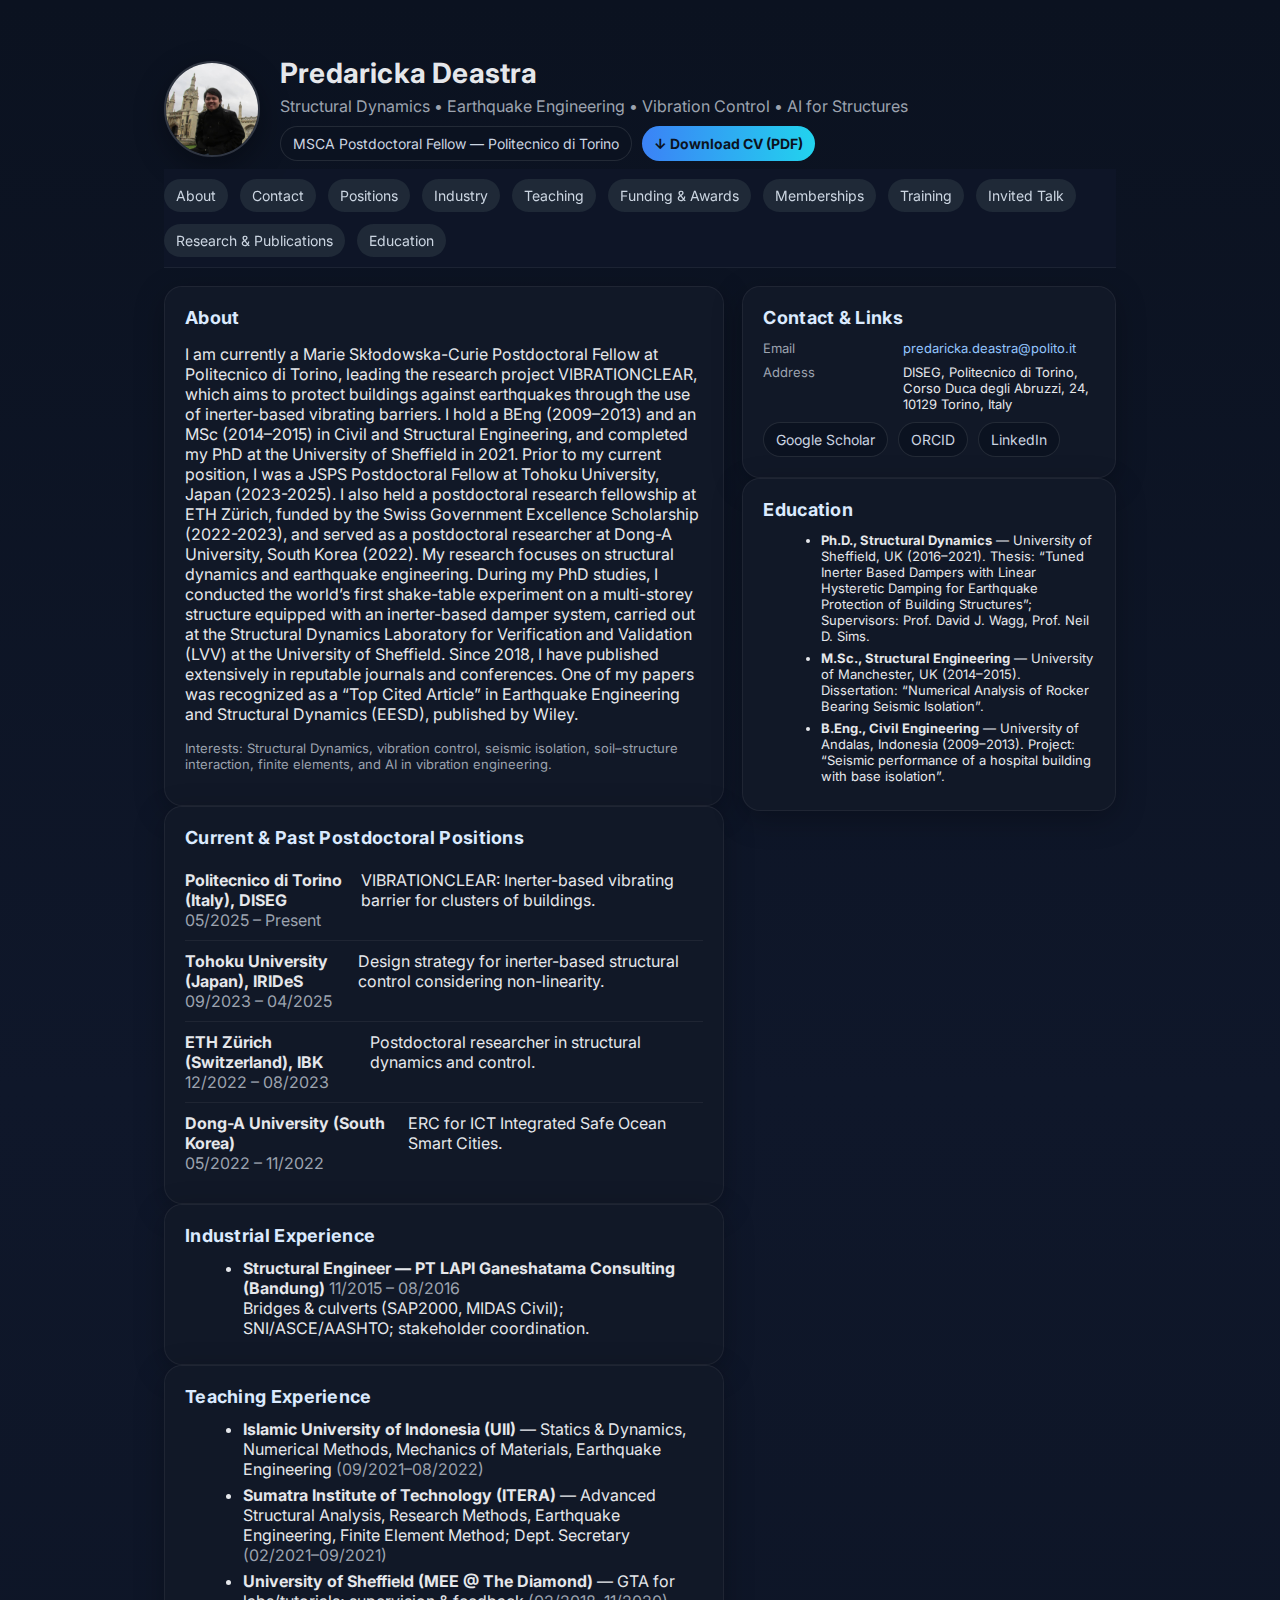
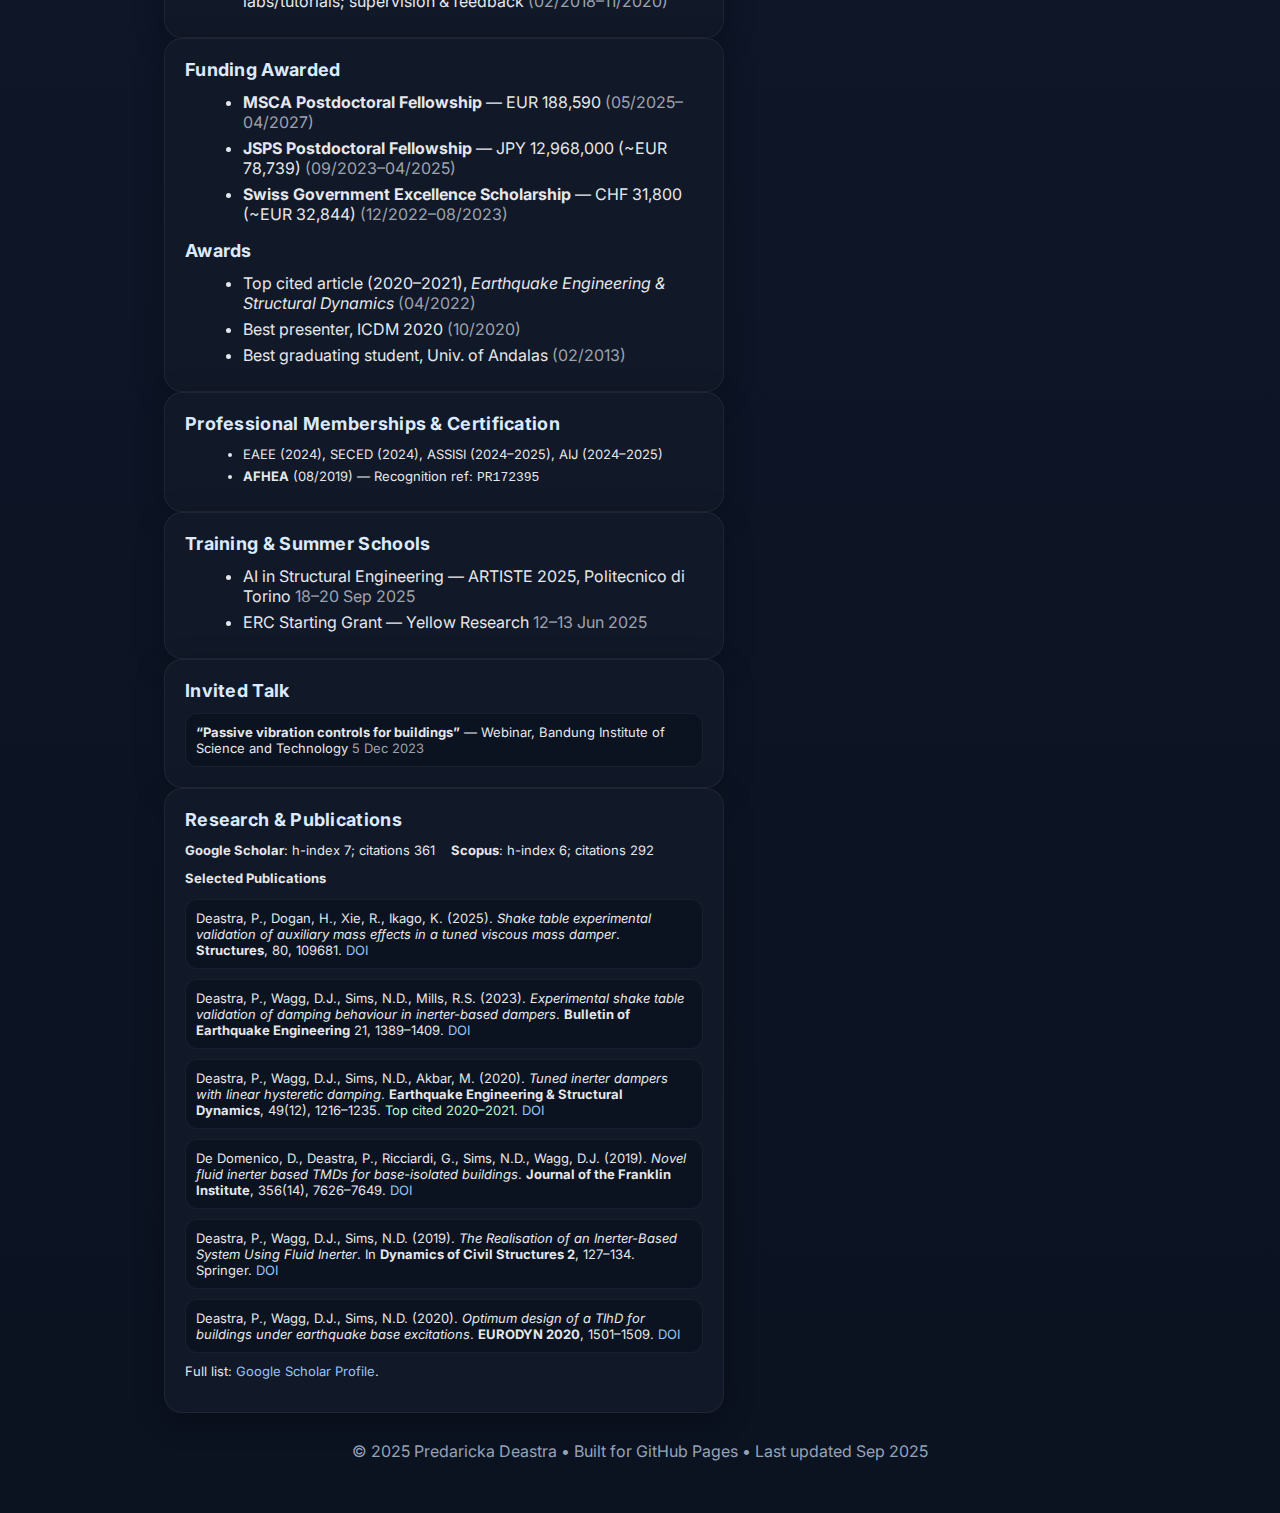
<file: index.html>
<!DOCTYPE html>
<html lang="en">
<head>
  <meta charset="utf-8" />
  <meta name="viewport" content="width=device-width, initial-scale=1" />
  <title>Predaricka Deastra — About</title>
  <meta name="description" content="Predaricka Deastra — Structural Dynamics & Earthquake Engineering" />
  <link rel="preconnect" href="https://fonts.googleapis.com" />
  <link rel="preconnect" href="https://fonts.gstatic.com" crossorigin />
  <link href="https://fonts.googleapis.com/css2?family=Inter:wght@300;400;600;800&display=swap" rel="stylesheet" />
  <style>
    :root{
      --bg:#0f172a; --card:#111827; --muted:#9ca3af; --text:#e5e7eb; --brand:#60a5fa; --chip:#1f2937; --link:#93c5fd;
    }
    *{box-sizing:border-box}
    html,body{margin:0;background:linear-gradient(180deg,#0b1220, #0f172a 35%, #0b1220); color:var(--text); font-family:Inter,system-ui,-apple-system,Segoe UI,Roboto,Helvetica,Arial,sans-serif}
    a{color:var(--link); text-decoration:none} a:hover{text-decoration:underline}
    .wrap{max-width:1000px;margin:0 auto;padding:24px}
    header{display:flex;gap:20px;align-items:center; padding:32px 0 8px}
    .avatar{
      width:96px;height:96px;border-radius:999px;overflow:hidden;
      border:2px solid rgba(255,255,255,.15); box-shadow:0 10px 30px rgba(0,0,0,.35); flex:0 0 auto;
    }
    .avatar img{width:100%;height:100%;object-fit:cover}
    .title h1{margin:0;font-size:28px;letter-spacing:.2px}
    .title p{margin:6px 0 10px;color:var(--muted)}
    .chips{display:flex;flex-wrap:wrap;gap:10px}
    .badge,.btn{
      display:inline-flex;align-items:center;gap:8px;padding:8px 12px;border-radius:999px;
      border:1px solid rgba(255,255,255,.1); background:#0b1220; color:#cbd5e1; font-size:14px; text-decoration:none;
    }
    .btn-brand{background:linear-gradient(90deg,#3b82f6,#22d3ee); color:#0b1220; border:none; font-weight:700}
    nav{position:sticky;top:0;background:rgba(15,23,42,.7);backdrop-filter:blur(10px);z-index:10;border-bottom:1px solid rgba(255,255,255,.06)}
    .nav{display:flex;flex-wrap:wrap;gap:12px;padding:10px 0}
    .nav a{padding:8px 12px;background:var(--chip);border-radius:999px;color:#cbd5e1;font-size:14px}
    .grid{display:grid;grid-template-columns:1fr;gap:18px;margin-top:18px}
    @media(min-width:900px){.grid{grid-template-columns: 1.2fr .8fr}}
    section{background:var(--card);border:1px solid rgba(255,255,255,.06);border-radius:18px;padding:20px;box-shadow:0 8px 30px rgba(0,0,0,.25)}
    h2{margin:0 0 12px;font-size:18px;color:#dbeafe;letter-spacing:.3px}
    .kvs{display:grid;grid-template-columns: 130px 1fr;gap:10px;row-gap:8px}
    .muted{color:var(--muted)}
    ul{margin:8px 0 0 18px}
    li{margin:6px 0}
    .rows>div{padding:10px 0;border-top:1px solid rgba(255,255,255,.06)}
    .rows>div:first-child{border-top:none}
    .split{display:flex;justify-content:space-between;gap:12px}
    .mono{font-family: ui-monospace, SFMono-Regular, Menlo, Monaco, Consolas, "Liberation Mono", monospace; font-size:13px}
    footer{color:#94a3b8;text-align:center;padding:28px 0}
    .cardlist{display:grid;gap:10px}
    .pub{padding:10px;border:1px solid rgba(255,255,255,.06);border-radius:12px;background:#0b1220}
    .small{font-size:13px}
    .pill{display:inline-block;padding:4px 8px;border:1px solid rgba(255,255,255,.08);border-radius:999px;color:#cbd5e1;margin:4px 6px 0 0;font-size:12px;background:#0b1220}
  </style>
</head>
<body>
  <div class="wrap">
    <header>
      <!-- Your photo -->
      <div class="avatar" aria-hidden="true">
        <img src="Predaricka.jpg" alt="Photo of Predaricka Deastra" />
      </div>

      <div class="title">
        <h1>Predaricka Deastra</h1>
        <p>Structural Dynamics • Earthquake Engineering • Vibration Control • AI for Structures</p>

        <div class="chips">
          <span class="badge">MSCA Postdoctoral Fellow — Politecnico di Torino</span>
          <!-- Downloadable CV button (PDF in repo root) -->
          <a class="btn btn-brand" href="PDeastra_CV_Sep2025.pdf" download>↓ Download CV (PDF)</a>
        </div>
      </div>
    </header>

    <nav>
      <div class="wrap nav">
        <a href="#about">About</a>
        <a href="#contact">Contact</a>
        <a href="#positions">Positions</a>
        <a href="#industry">Industry</a>
        <a href="#teaching">Teaching</a>
        <a href="#funding">Funding & Awards</a>
        <a href="#memberships">Memberships</a>
        <a href="#training">Training</a>
        <a href="#talks">Invited Talk</a>
        <a href="#research">Research & Publications</a>
        <a href="#education">Education</a>
      </div>
    </nav>

    <main class="grid">
      <!-- LEFT COLUMN -->
      <div>
        <section id="about">
          <h2>About</h2>
          <p>
            I am currently a Marie Skłodowska-Curie Postdoctoral Fellow at Politecnico di Torino, 
            leading the research project VIBRATIONCLEAR, which aims to protect buildings against earthquakes through the use of inerter-based vibrating barriers. 
            I hold a BEng (2009–2013) and an MSc (2014–2015) in Civil and Structural Engineering, and completed my PhD at the University of Sheffield in 2021. 
            Prior to my current position, I was a JSPS Postdoctoral Fellow at Tohoku University, Japan (2023-2025). 
            I also held a postdoctoral research fellowship at ETH Zürich, funded by the Swiss Government Excellence Scholarship (2022-2023), and served as a postdoctoral researcher at Dong-A University, South Korea (2022). 
            My research focuses on structural dynamics and earthquake engineering. 
            During my PhD studies, I conducted the world’s first shake-table experiment on a multi-storey structure equipped with an inerter-based damper system, carried out at the Structural Dynamics Laboratory for Verification and Validation (LVV) at the University of Sheffield. 
            Since 2018, I have published extensively in reputable journals and conferences. 
            One of my papers was recognized as a “Top Cited Article” in Earthquake Engineering and Structural Dynamics (EESD), published by Wiley.
          </p>
          <p class="small muted">
            Interests: Structural Dynamics, vibration control, seismic isolation, soil–structure interaction,
            finite elements, and AI in vibration engineering.
          </p>
        </section>

        <section id="positions">
          <h2>Current & Past Postdoctoral Positions</h2>
          <div class="rows">
            <div class="split">
              <div><strong>Politecnico di Torino (Italy), DISEG</strong><br><span class="muted">05/2025 – Present</span></div>
              <div>VIBRATIONCLEAR: Inerter-based vibrating barrier for clusters of buildings.</div>
            </div>
            <div class="split">
              <div><strong>Tohoku University (Japan), IRIDeS</strong><br><span class="muted">09/2023 – 04/2025</span></div>
              <div>Design strategy for inerter-based structural control considering non-linearity.</div>
            </div>
            <div class="split">
              <div><strong>ETH Zürich (Switzerland), IBK</strong><br><span class="muted">12/2022 – 08/2023</span></div>
              <div>Postdoctoral researcher in structural dynamics and control.</div>
            </div>
            <div class="split">
              <div><strong>Dong-A University (South Korea)</strong><br><span class="muted">05/2022 – 11/2022</span></div>
              <div>ERC for ICT Integrated Safe Ocean Smart Cities.</div>
            </div>
          </div>
        </section>

        <section id="industry">
          <h2>Industrial Experience</h2>
          <ul>
            <li>
              <strong>Structural Engineer — PT LAPI Ganeshatama Consulting (Bandung)</strong>
              <span class="muted">11/2015 – 08/2016</span><br>
              Bridges & culverts (SAP2000, MIDAS Civil); SNI/ASCE/AASHTO; stakeholder coordination.
            </li>
          </ul>
        </section>

        <section id="teaching">
          <h2>Teaching Experience</h2>
          <ul>
            <li><strong>Islamic University of Indonesia (UII)</strong> — Statics & Dynamics, Numerical Methods, Mechanics of Materials, Earthquake Engineering <span class="muted">(09/2021–08/2022)</span></li>
            <li><strong>Sumatra Institute of Technology (ITERA)</strong> — Advanced Structural Analysis, Research Methods, Earthquake Engineering, Finite Element Method; Dept. Secretary <span class="muted">(02/2021–09/2021)</span></li>
            <li><strong>University of Sheffield (MEE @ The Diamond)</strong> — GTA for labs/tutorials; supervision & feedback <span class="muted">(02/2018–11/2020)</span></li>
          </ul>
        </section>

        <section id="funding">
          <h2>Funding Awarded</h2>
          <ul>
            <li><strong>MSCA Postdoctoral Fellowship</strong> — EUR 188,590 <span class="muted">(05/2025–04/2027)</span></li>
            <li><strong>JSPS Postdoctoral Fellowship</strong> — JPY 12,968,000 (~EUR 78,739) <span class="muted">(09/2023–04/2025)</span></li>
            <li><strong>Swiss Government Excellence Scholarship</strong> — CHF 31,800 (~EUR 32,844) <span class="muted">(12/2022–08/2023)</span></li>
          </ul>

          <h2 style="margin-top:16px">Awards</h2>
          <ul>
            <li>Top cited article (2020–2021), <em>Earthquake Engineering & Structural Dynamics</em> <span class="muted">(04/2022)</span></li>
            <li>Best presenter, ICDM 2020 <span class="muted">(10/2020)</span></li>
            <li>Best graduating student, Univ. of Andalas <span class="muted">(02/2013)</span></li>
          </ul>
        </section>

        <section id="memberships">
          <h2>Professional Memberships & Certification</h2>
          <ul class="small">
            <li>EAEE (2024), SECED (2024), ASSISI (2024–2025), AIJ (2024–2025)</li>
            <li><strong>AFHEA</strong> (08/2019) — Recognition ref: <span class="mono">PR172395</span></li>
          </ul>
        </section>

        <section id="training">
          <h2>Training & Summer Schools</h2>
          <ul>
            <li>AI in Structural Engineering — ARTISTE 2025, Politecnico di Torino <span class="muted">18–20 Sep 2025</span></li>
            <li>ERC Starting Grant — Yellow Research <span class="muted">12–13 Jun 2025</span></li>
          </ul>
        </section>

        <section id="talks">
          <h2>Invited Talk</h2>
          <div class="cardlist">
            <div class="pub small">
              <strong>“Passive vibration controls for buildings”</strong> — Webinar, Bandung Institute of Science and Technology <span class="muted">5 Dec 2023</span>
            </div>
          </div>
        </section>

        <section id="research">
          <h2>Research & Publications</h2>
          <div class="small" style="display:flex;gap:16px;flex-wrap:wrap">
            <div><strong>Google Scholar</strong>: h-index 7; citations 361</div>
            <div><strong>Scopus</strong>: h-index 6; citations 292</div>
          </div>

          <h3 class="small" style="margin-top:12px">Selected Publications</h3>
          <div class="cardlist small">
            <div class="pub">
              Deastra, P., Dogan, H., Xie, R., Ikago, K. (2025). <em>Shake table experimental validation of auxiliary mass effects in a tuned viscous mass damper</em>. <strong>Structures</strong>, 80, 109681. <a href="https://doi.org/10.1016/j.istruc.2025.109681" target="_blank" rel="noopener">DOI</a>
            </div>
            <div class="pub">
              Deastra, P., Wagg, D.J., Sims, N.D., Mills, R.S. (2023). <em>Experimental shake table validation of damping behaviour in inerter-based dampers</em>. <strong>Bulletin of Earthquake Engineering</strong> 21, 1389–1409. <a href="https://doi.org/10.1007/s10518-022-01376-1" target="_blank" rel="noopener">DOI</a>
            </div>
            <div class="pub">
              Deastra, P., Wagg, D.J., Sims, N.D., Akbar, M. (2020). <em>Tuned inerter dampers with linear hysteretic damping</em>. <strong>Earthquake Engineering & Structural Dynamics</strong>, 49(12), 1216–1235. <span style="color:#bbf7d0">Top cited 2020–2021</span>. <a href="https://doi.org/10.1002/eqe.3287" target="_blank" rel="noopener">DOI</a>
            </div>
            <div class="pub">
              De Domenico, D., Deastra, P., Ricciardi, G., Sims, N.D., Wagg, D.J. (2019). <em>Novel fluid inerter based TMDs for base-isolated buildings</em>. <strong>Journal of the Franklin Institute</strong>, 356(14), 7626–7649. <a href="https://doi.org/10.1016/j.jfranklin.2018.11.012" target="_blank" rel="noopener">DOI</a>
            </div>
            <div class="pub">
              Deastra, P., Wagg, D.J., Sims, N.D. (2019). <em>The Realisation of an Inerter-Based System Using Fluid Inerter</em>. In <strong>Dynamics of Civil Structures 2</strong>, 127–134. Springer. <a href="https://doi.org/10.1007/978-3-319-74421-6_16" target="_blank" rel="noopener">DOI</a>
            </div>
            <div class="pub">
              Deastra, P., Wagg, D.J., Sims, N.D. (2020). <em>Optimum design of a TIhD for buildings under earthquake base excitations</em>. <strong>EURODYN 2020</strong>, 1501–1509. <a href="https://doi.org/10.47964/1120.9121.18630" target="_blank" rel="noopener">DOI</a>
            </div>
          </div>

          <p class="small" style="margin-top:10px">
            Full list: <a href="https://scholar.google.com/citations?user=ms_rPKkAAAAJ&hl=en" target="_blank" rel="noopener">Google Scholar Profile</a>.
          </p>
        </section>
      </div>

      <!-- RIGHT COLUMN -->
      <aside>
        <section id="contact">
          <h2>Contact & Links</h2>
          <div class="kvs small">
            <div class="muted">Email</div><div><a href="mailto:predaricka.deastra@polito.it">predaricka.deastra@polito.it</a></div>
            <div class="muted">Address</div><div>DISEG, Politecnico di Torino, Corso Duca degli Abruzzi, 24, 10129 Torino, Italy</div>
          </div>
          <div class="chips" style="margin-top:10px">
            <a class="badge" href="https://scholar.google.com/citations?user=ms_rPKkAAAAJ&hl=en" target="_blank" rel="noopener">Google Scholar</a>
            <a class="badge" href="https://orcid.org/0000-0002-1709-4686" target="_blank" rel="noopener">ORCID</a>
            <a class="badge" href="https://www.linkedin.com/in/predarickadeastra/" target="_blank" rel="noopener">LinkedIn</a>
          </div>
        </section>

        <section id="education">
          <h2>Education</h2>
          <ul class="small">
            <li><strong>Ph.D., Structural Dynamics</strong> — University of Sheffield, UK (2016–2021). Thesis: “Tuned Inerter Based Dampers with Linear Hysteretic Damping  for Earthquake Protection of  
  Building Structures”; Supervisors: Prof. David J. Wagg, Prof. Neil D. Sims.</li>
            <li><strong>M.Sc., Structural Engineering</strong> — University of Manchester, UK (2014–2015). Dissertation: “Numerical Analysis of Rocker Bearing Seismic Isolation”.</li>
            <li><strong>B.Eng., Civil Engineering</strong> — University of Andalas, Indonesia (2009–2013). Project: “Seismic performance of a hospital building with base isolation”.</li>
          </ul>
        </section>
      </aside>
    </main>

    <footer>
      © 2025 Predaricka Deastra • Built for GitHub Pages • Last updated Sep 2025
    </footer>
  </div>
</body>
</html>
</file>
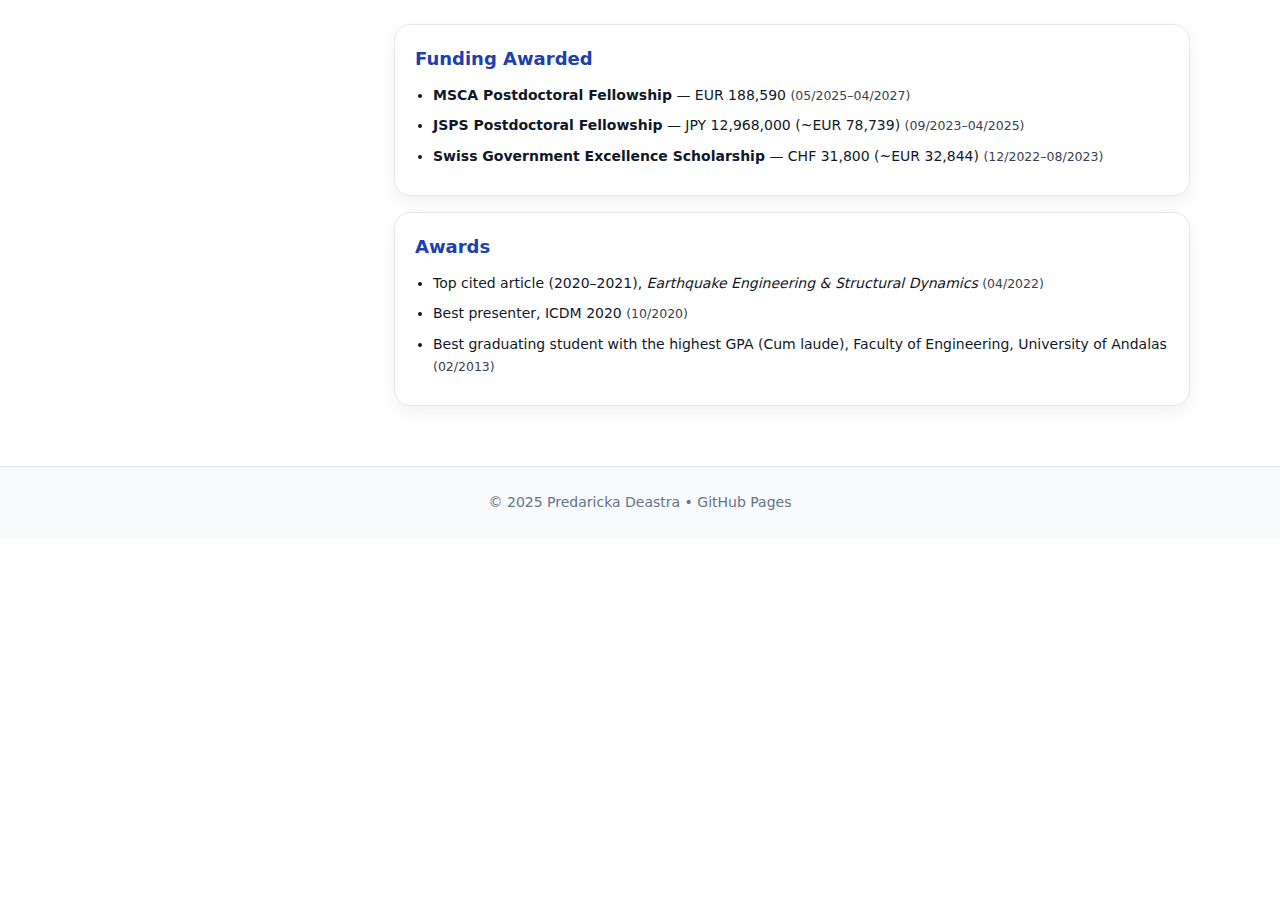
<file: awards.html>
<!DOCTYPE html>
<html lang="en">
<head>
<meta charset="utf-8" />
<meta name="viewport" content="width=device-width, initial-scale=1" />
<title>Predaricka Deastra — Awards & Funding</title>
<link rel="stylesheet" href="styles.css" />
<script defer src="scripts.js"></script>
</head>
<body>
  <div class="page">
    <div id="sidebar-root" class="sidebar"></div>

    <main class="main">
      <section class="section">
        <div class="card">
          <h2>Funding Awarded</h2>
          <ul>
            <li><strong>MSCA Postdoctoral Fellowship</strong> — EUR 188,590 <span class="small">(05/2025–04/2027)</span></li>
            <li><strong>JSPS Postdoctoral Fellowship</strong> — JPY 12,968,000 (~EUR 78,739) <span class="small">(09/2023–04/2025)</span></li>
            <li><strong>Swiss Government Excellence Scholarship</strong> — CHF 31,800 (~EUR 32,844) <span class="small">(12/2022–08/2023)</span></li>
          </ul>
        </div>
      </section>

      <section class="section">
        <div class="card">
          <h2>Awards</h2>
          <ul>
            <li>Top cited article (2020–2021), <em>Earthquake Engineering & Structural Dynamics</em> <span class="small">(04/2022)</span></li>
            <li>Best presenter, ICDM 2020 <span class="small">(10/2020)</span></li>
            <li>Best graduating student with the highest GPA (Cum laude), Faculty of Engineering, University of Andalas <span class="small">(02/2013)</span></li>
          </ul>
        </div>
      </section>
    </main>
  </div>

  <footer class="site">
    © 2025 Predaricka Deastra • GitHub Pages
  </footer>
</body>
</html>
</file>
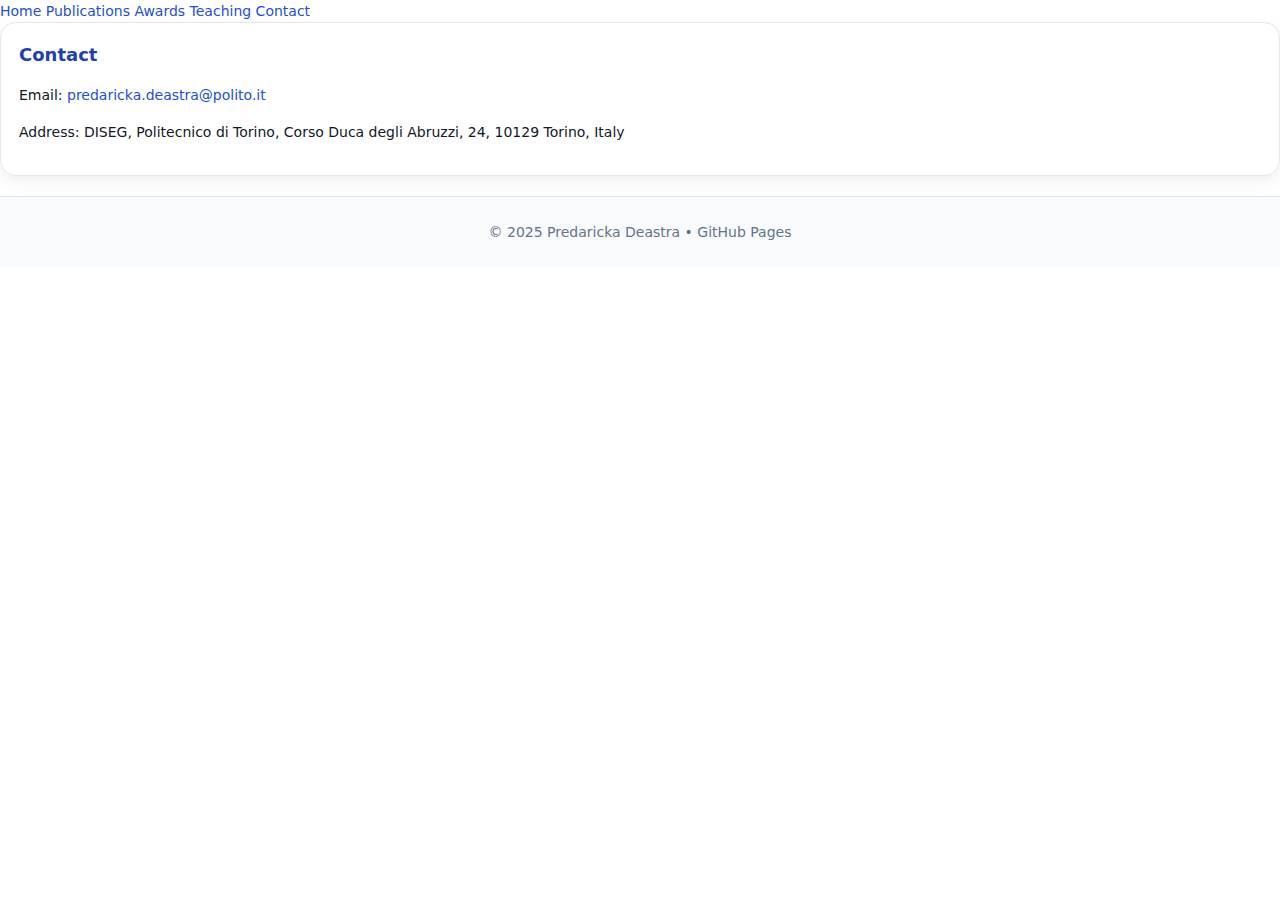
<file: contact.html>
<!DOCTYPE html>
<html lang="en">
<head>
<meta charset="utf-8" />
<meta name="viewport" content="width=device-width, initial-scale=1" />
<title>Contact — Predaricka Deastra</title>
<link rel="stylesheet" href="styles.css" />
<script defer src="scripts.js"></script>
</head>
<body>
  <nav class="site" aria-label="Primary">
    <div class="wrap nav-inner">
      <a href="index.html">Home</a>
      <a href="publications.html">Publications</a>
      <a href="awards.html">Awards</a>
      <a href="teaching.html">Teaching</a>
      <a href="contact.html">Contact</a>
    </div>
  </nav>

  <main class="wrap">
    <section class="card">
      <h2>Contact</h2>
      <p>Email: <a href="mailto:predaricka.deastra@polito.it">predaricka.deastra@polito.it</a></p>
      <p>Address: DISEG, Politecnico di Torino, Corso Duca degli Abruzzi, 24, 10129 Torino, Italy</p>
    </section>
  </main>

  <footer class="site">© 2025 Predaricka Deastra • GitHub Pages</footer>
</body>
</html>
</file>
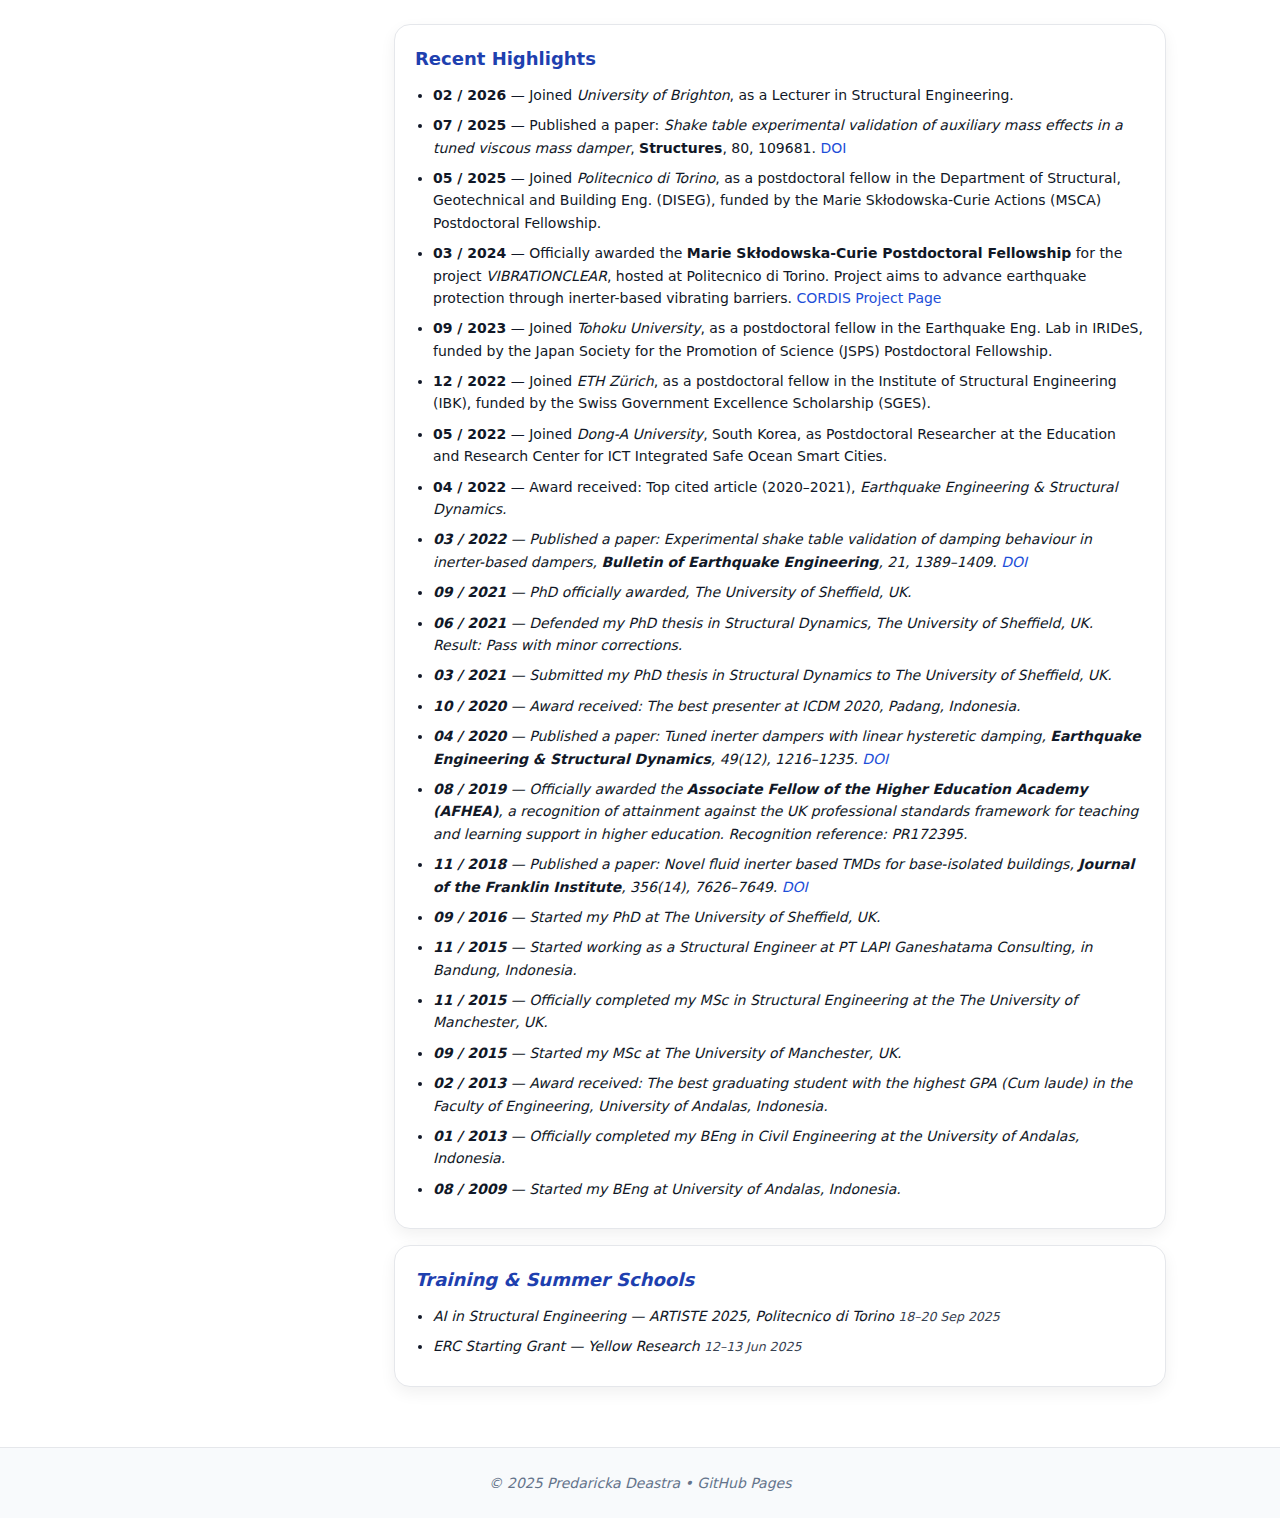
<file: highlights.html>
<!DOCTYPE html>
<html lang="en">
<head>
<meta charset="utf-8" />
<meta name="viewport" content="width=device-width, initial-scale=1" />
<title>Predaricka Deastra — Recent Highlights</title>
<link rel="stylesheet" href="styles.css" />
<script defer src="scripts.js"></script>
</head>
<body>
  <div class="page">
    <div id="sidebar-root" class="sidebar"></div>

    <main class="main">
      <section class="section">
        <div class="card">
          <h2>Recent Highlights</h2>
          <ul>
    <li>
    <strong>02 / 2026</strong> — Joined <em>University of Brighton</em>, as a Lecturer in Structural Engineering.
    </li>
            
    <li>
    <strong>07 / 2025</strong> — Published a paper: 
    <em>Shake table experimental validation of auxiliary mass effects in a tuned viscous mass damper</em>, 
    <strong>Structures</strong>, 80, 109681. 
    <a href="https://doi.org/10.1016/j.istruc.2025.109681" target="_blank" rel="noopener">DOI</a>
    </li>
            <li>
              <strong>05 / 2025</strong> — Joined <em>Politecnico di Torino</em>, as a postdoctoral fellow in the Department of Structural, Geotechnical and Building Eng. (DISEG),
              funded by the Marie Skłodowska-Curie Actions (MSCA) Postdoctoral Fellowship.
            </li>
      <li>
    <strong>03 / 2024</strong> — Officially awarded the 
    <strong>Marie Skłodowska-Curie Postdoctoral Fellowship</strong> for the project 
    <em>VIBRATIONCLEAR</em>, hosted at Politecnico di Torino.  
    Project aims to advance earthquake protection through inerter-based vibrating barriers.  
    <a href="https://cordis.europa.eu/project/id/101153525" target="_blank" rel="noopener">CORDIS Project Page</a>
  </li>        
            <li>
              <strong>09 / 2023</strong> — Joined <em>Tohoku University</em>, as a postdoctoral fellow in the Earthquake Eng. Lab in IRIDeS,
              funded by the Japan Society for the Promotion of Science (JSPS) Postdoctoral Fellowship.
            </li>
            <li>
              <strong>12 / 2022</strong> — Joined <em>ETH Zürich</em>, as a postdoctoral fellow in the Institute of Structural Engineering (IBK),
              funded by the Swiss Government Excellence Scholarship (SGES).
            </li>
            <li>
              <strong>05 / 2022</strong> — Joined <em>Dong-A University</em>, South Korea,
              as Postdoctoral Researcher at the Education and Research Center for ICT Integrated Safe Ocean Smart Cities.
            </li>
                <li>
              <strong>04 / 2022</strong> — Award received: Top cited article (2020–2021), <em>Earthquake Engineering & Structural Dynamics<em>. 
            </li>           
              <li>
    <strong>03 / 2022</strong> — Published a paper: 
    <em>Experimental shake table validation of damping behaviour in inerter-based dampers</em>, 
    <strong>Bulletin of Earthquake Engineering</strong>, 21, 1389–1409. 
    <a href="https://doi.org/10.1007/s10518-022-01376-1" target="_blank" rel="noopener">DOI</a>
  </li>            
            <li>
              <strong>09 / 2021</strong> — PhD officially awarded,
              <em>The University of Sheffield</em>, UK.
            </li>            
            <li>
              <strong>06 / 2021</strong> — Defended my PhD thesis in Structural Dynamics,
              <em>The University of Sheffield</em>, UK. Result: Pass with minor corrections.
            </li>
            <li>
              <strong>03 / 2021</strong> — Submitted my PhD thesis in Structural Dynamics to
              <em>The University of Sheffield</em>, UK.
            </li>
               <li>
              <strong>10 / 2020</strong> — Award received: The best presenter at ICDM 2020, Padang, Indonesia. 
            </li>            
  <li>
    <strong>04 / 2020</strong> — Published a paper: 
    <em>Tuned inerter dampers with linear hysteretic damping</em>, 
    <strong>Earthquake Engineering & Structural Dynamics</strong>, 49(12), 1216–1235. 
    <a href="https://doi.org/10.1002/eqe.3287" target="_blank" rel="noopener">DOI</a>
  </li>
      <li>
    <strong>08 / 2019</strong> — Officially awarded the 
    <strong>Associate Fellow of the Higher Education Academy (AFHEA)</strong>, 
    a recognition of attainment against the UK professional standards framework for teaching and learning support in higher education. Recognition reference: <span class="mono">PR172395</span>.  
  </li>            
              <li>
    <strong>11 / 2018</strong> — Published a paper: 
    <em>Novel fluid inerter based TMDs for base-isolated buildings</em>, 
    <strong>Journal of the Franklin Institute</strong>, 356(14), 7626–7649. 
    <a href="https://doi.org/10.1016/j.jfranklin.2018.11.012" target="_blank" rel="noopener">DOI</a>
  </li>
              <li>
              <strong>09 / 2016</strong> — Started my PhD at
              <em>The University of Sheffield</em>, UK.
            </li>
                <li>
              <strong>11 / 2015</strong> — Started working as a Structural Engineer at
              <em>PT LAPI Ganeshatama Consulting, in Bandung</em>, Indonesia.
            </li>          
            <li>
              <strong>11 / 2015</strong> — Officially completed my MSc in Structural Engineering at the 
              <em>The University of Manchester</em>, UK.
            </li>
                          <li>
              <strong>09 / 2015</strong> — Started my MSc at
              <em>The University of Manchester</em>, UK.
            </li>
            <li>
              <strong>02 / 2013</strong> — Award received: The best graduating student with the highest GPA (Cum laude) in the Faculty of Engineering, 
              <em>University of Andalas</em>, Indonesia.
            </li>            
            <li>
              <strong>01 / 2013</strong> — Officially completed my BEng in Civil Engineering at the 
              <em>University of Andalas</em>, Indonesia.
            </li>
                          <li>
              <strong>08 / 2009</strong> — Started my BEng at
              <em>University of Andalas</em>, Indonesia.
            </li>
          </ul>
        </div>
      </section>

      <section class="section">
        <div class="card">
          <h2>Training & Summer Schools</h2>
          <ul>
            <li>AI in Structural Engineering — ARTISTE 2025, Politecnico di Torino <span class="small">18–20 Sep 2025</span></li>
            <li>ERC Starting Grant — Yellow Research <span class="small">12–13 Jun 2025</span></li>
          </ul>
        </div>
      </section>
    </main>
  </div>

  <footer class="site">
    © 2025 Predaricka Deastra • GitHub Pages
  </footer>
</body>
</html>
</file>
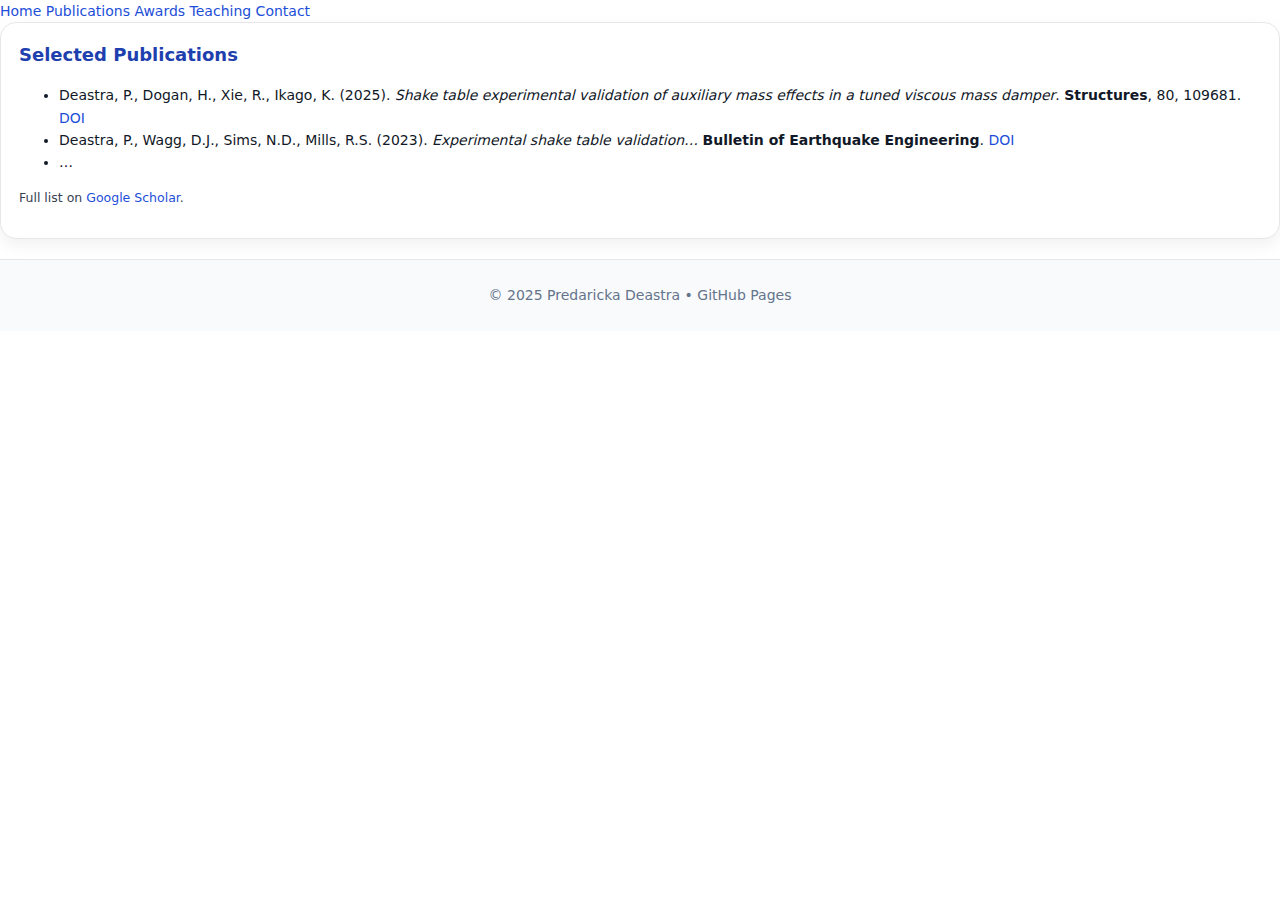
<file: publications.html>
<!DOCTYPE html>
<html lang="en">
<head>
<meta charset="utf-8" />
<meta name="viewport" content="width=device-width, initial-scale=1" />
<title>Publications — Predaricka Deastra</title>
<link rel="stylesheet" href="styles.css" />
<script defer src="scripts.js"></script>
</head>
<body>
  <nav class="site" aria-label="Primary">
    <div class="wrap nav-inner">
      <a href="index.html">Home</a>
      <a href="publications.html">Publications</a>
      <a href="awards.html">Awards</a>
      <a href="teaching.html">Teaching</a>
      <a href="contact.html">Contact</a>
    </div>
  </nav>

  <main class="wrap">
    <section class="card">
      <h2>Selected Publications</h2>
      <ul>
        <li>Deastra, P., Dogan, H., Xie, R., Ikago, K. (2025). <em>Shake table experimental validation of auxiliary mass effects in a tuned viscous mass damper</em>. <strong>Structures</strong>, 80, 109681. <a href="https://doi.org/10.1016/j.istruc.2025.109681" target="_blank" rel="noopener">DOI</a></li>
        <li>Deastra, P., Wagg, D.J., Sims, N.D., Mills, R.S. (2023). <em>Experimental shake table validation…</em> <strong>Bulletin of Earthquake Engineering</strong>. <a href="https://doi.org/10.1007/s10518-022-01376-1" target="_blank" rel="noopener">DOI</a></li>
        <li>…</li>
      </ul>
      <p class="small">Full list on <a href="https://scholar.google.com/citations?user=ms_rPKkAAAAJ&hl=en" target="_blank" rel="noopener">Google Scholar</a>.</p>
    </section>
  </main>

  <footer class="site">© 2025 Predaricka Deastra • GitHub Pages</footer>
</body>
</html>
</file>
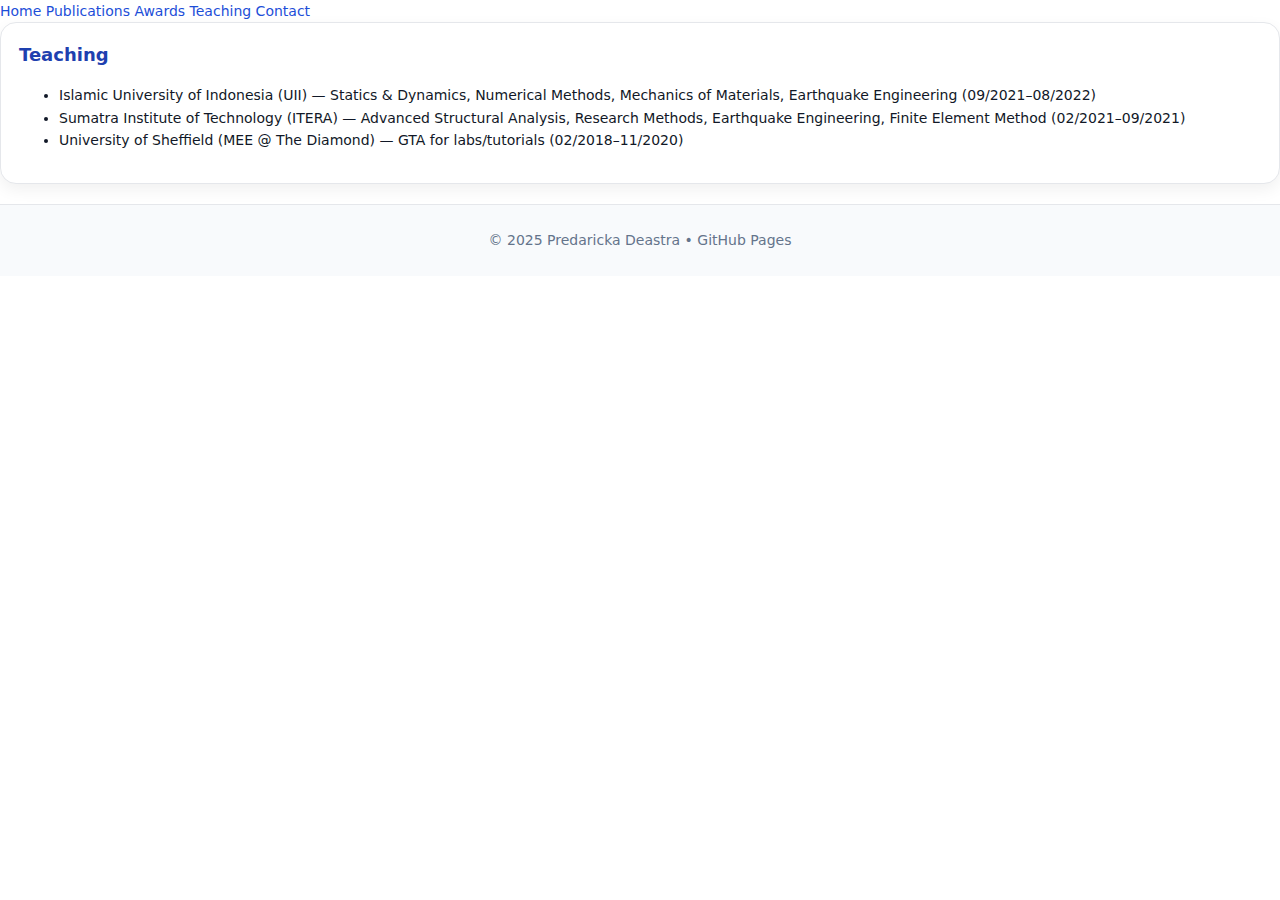
<file: recent.html>
<!DOCTYPE html>
<html lang="en">
<head>
<meta charset="utf-8" />
<meta name="viewport" content="width=device-width, initial-scale=1" />
<title>Teaching — Predaricka Deastra</title>
<link rel="stylesheet" href="styles.css" />
<script defer src="scripts.js"></script>
</head>
<body>
  <nav class="site" aria-label="Primary">
    <div class="wrap nav-inner">
      <a href="index.html">Home</a>
      <a href="publications.html">Publications</a>
      <a href="awards.html">Awards</a>
      <a href="teaching.html">Teaching</a>
      <a href="contact.html">Contact</a>
    </div>
  </nav>

  <main class="wrap">
    <section class="card">
      <h2>Teaching</h2>
      <ul>
        <li>Islamic University of Indonesia (UII) — Statics & Dynamics, Numerical Methods, Mechanics of Materials, Earthquake Engineering (09/2021–08/2022)</li>
        <li>Sumatra Institute of Technology (ITERA) — Advanced Structural Analysis, Research Methods, Earthquake Engineering, Finite Element Method (02/2021–09/2021)</li>
        <li>University of Sheffield (MEE @ The Diamond) — GTA for labs/tutorials (02/2018–11/2020)</li>
      </ul>
    </section>
  </main>

  <footer class="site">© 2025 Predaricka Deastra • GitHub Pages</footer>
</body>
</html>
</file>
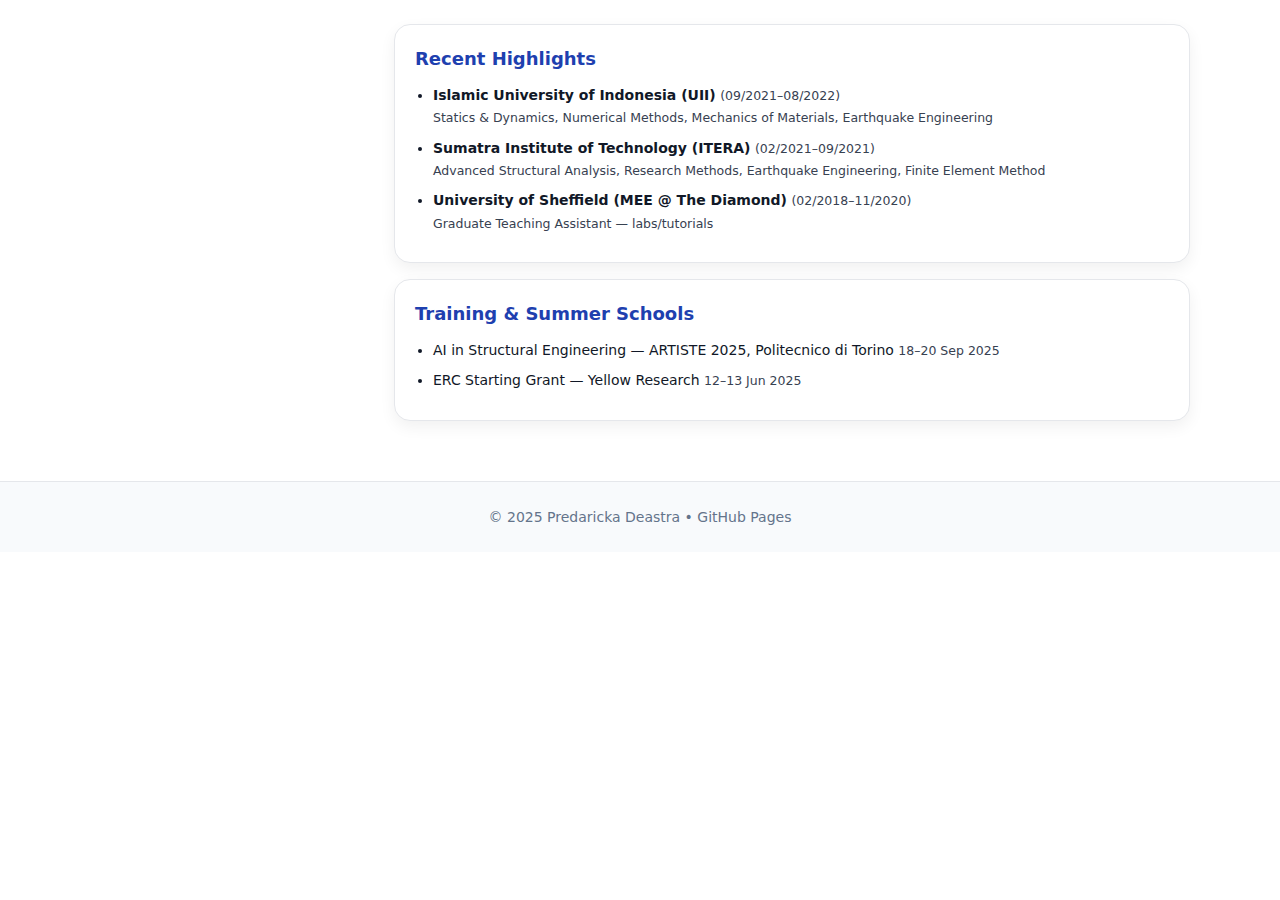
<file: teaching.html>
<!DOCTYPE html>
<html lang="en">
<head>
<meta charset="utf-8" />
<meta name="viewport" content="width=device-width, initial-scale=1" />
<title>Predaricka Deastra — Recent Highlights</title>
<link rel="stylesheet" href="styles.css" />
<script defer src="scripts.js"></script>
</head>
<body>
  <div class="page">
    <div id="sidebar-root" class="sidebar"></div>

    <main class="main">
      <section class="section">
        <div class="card">
          <h2>Recent Highlights</h2>
          <ul>
            <li>
              <strong>Islamic University of Indonesia (UII)</strong>
              <span class="small">(09/2021–08/2022)</span><br/>
              <span class="small">Statics & Dynamics, Numerical Methods, Mechanics of Materials, Earthquake Engineering</span>
            </li>
            <li>
              <strong>Sumatra Institute of Technology (ITERA)</strong>
              <span class="small">(02/2021–09/2021)</span><br/>
              <span class="small">Advanced Structural Analysis, Research Methods, Earthquake Engineering, Finite Element Method</span>
            </li>
            <li>
              <strong>University of Sheffield (MEE @ The Diamond)</strong>
              <span class="small">(02/2018–11/2020)</span><br/>
              <span class="small">Graduate Teaching Assistant — labs/tutorials</span>
            </li>
          </ul>
        </div>
      </section>

      <section class="section">
        <div class="card">
          <h2>Training & Summer Schools</h2>
          <ul>
            <li>AI in Structural Engineering — ARTISTE 2025, Politecnico di Torino <span class="small">18–20 Sep 2025</span></li>
            <li>ERC Starting Grant — Yellow Research <span class="small">12–13 Jun 2025</span></li>
          </ul>
        </div>
      </section>
    </main>
  </div>

  <footer class="site">
    © 2025 Predaricka Deastra • GitHub Pages
  </footer>
</body>
</html>
</file>
<file: styles.css>
:root {
  --bg:#ffffff; --surface:#f8fafc; --card:#ffffff; --border:#e5e7eb;
  --muted:#6b7280; --text:#111827; --brand:#1e40af; --brand50:#eef2ff;
  --shadow:0 6px 16px rgba(2,6,23,.06);
  --radius:16px;
}

/* Base */
html, body {
  margin:0;
  font-family:Inter, system-ui, -apple-system, Segoe UI, Roboto, Helvetica, Arial, sans-serif;
  font-size:14px;
  line-height:1.6;
  background:var(--bg);
  color:var(--text);
}
a { color:#1d4ed8; text-decoration:none }
a:hover { text-decoration:underline }

/* Layout */
.page { display:flex; gap:24px; max-width:1100px; margin:0 auto; padding:24px }
.sidebar { width:280px; flex:0 0 280px; position:sticky; top:20px }
.main { flex:1 1 auto; min-width:0 }

/* Sidebar blocks */
.card {
  background:var(--card); border:1px solid var(--border);
  border-radius:var(--radius); box-shadow:var(--shadow);
  padding:18px; margin-bottom:16px;
}
.profile { text-align:center }
.avatar { width:120px; height:120px; border-radius:50%; overflow:hidden;
  margin:0 auto 12px; border:1px solid var(--border); box-shadow:var(--shadow) }
.avatar img { width:100%; height:100%; object-fit:cover }
.profile h1 { font-size:22px; margin:6px 0 2px }
.profile p { color:var(--muted); margin:0 0 10px }
.badge { display:inline-block; padding:6px 12px; border-radius:999px;
  background:var(--brand50); color:#1f2937; border:1px solid var(--border); font-size:12.5px }

/* Icons */
.links-row { margin-top:14px; display:flex; flex-wrap:wrap; gap:10px; justify-content:center }
.icon { width:40px; height:40px; display:flex; align-items:center; justify-content:center;
  border-radius:50%; background:#fff; border:1px solid var(--border); box-shadow:var(--shadow) }
.icon svg { width:20px; height:20px }
.icon:hover { transform:translateY(-1px) }

/* Sidebar nav */
.side-nav a {
  display:block; padding:10px 12px; border-radius:12px; margin:6px 0;
  border:1px solid var(--border); background:#f3f4f6; color:#0f172a;
}
.side-nav a:hover { background:#e5e7eb }
.side-nav a.active { background:var(--brand50); color:var(--brand); border-color:#c7d2fe }

/* Main content */
.section .card { padding:20px }
h2 { font-size:18px; margin:0 0 10px; color:var(--brand) }
.section ul { margin:8px 0 0 18px; padding:0 }
.section li { margin:8px 0 }
.small { font-size:12.5px; color:#374151 }

/* Footer */
footer.site { margin-top:20px; padding:24px; text-align:center; color:#64748b;
  border-top:1px solid var(--border); background:var(--surface) }

/* Responsive */
@media (max-width:860px) {
  .page { flex-direction:column }
  .sidebar { width:auto; position:static }
}
</file>
